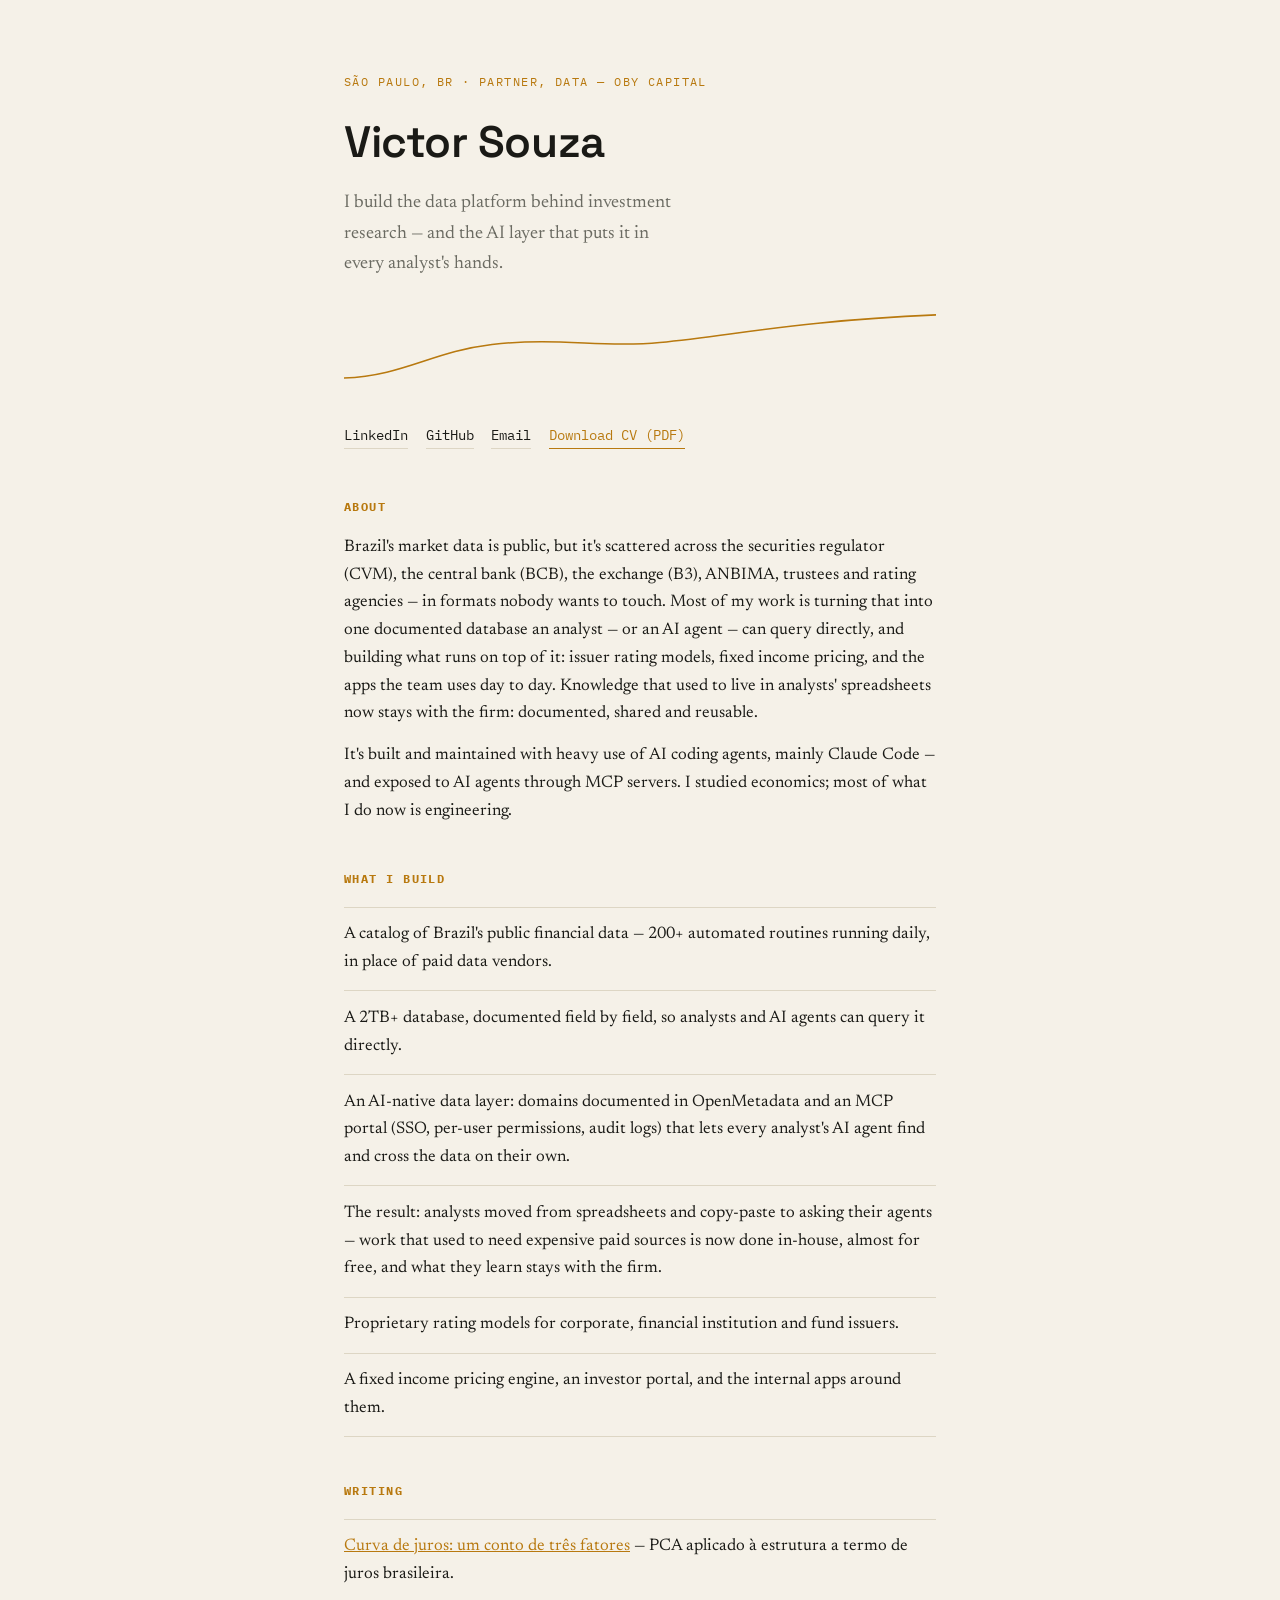
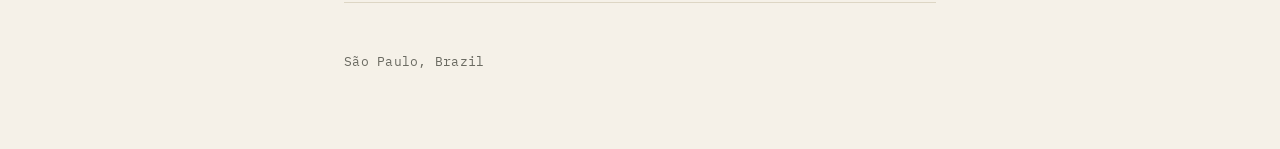
<file: index.html>
<!DOCTYPE html>
<html lang="en">
<head>
<meta charset="UTF-8">
<meta name="viewport" content="width=device-width, initial-scale=1.0">
<title>Victor Souza</title>
<meta name="description" content="Victor Souza — Partner, Data at Oby Capital. Data platform engineering and AI agents for private credit research.">
<link rel="preconnect" href="https://fonts.googleapis.com">
<link rel="preconnect" href="https://fonts.gstatic.com" crossorigin>
<link href="https://fonts.googleapis.com/css2?family=Space+Grotesk:wght@500;600;700&family=Newsreader:ital,opsz,wght@0,6..72,400;0,6..72,500;1,6..72,400&family=IBM+Plex+Mono:wght@400;500&display=swap" rel="stylesheet">
<link rel="stylesheet" href="style.css">
</head>
<body>
  <div class="wrap">
    <header class="hero">
      <p class="eyebrow">São Paulo, BR · Partner, Data — Oby Capital</p>
      <h1>Victor Souza</h1>
      <p class="subtitle">I build the data platform behind investment research — and the AI layer that puts it in every analyst's hands.</p>

      <svg class="curve" viewBox="0 0 600 90" preserveAspectRatio="none" aria-hidden="true">
        <path d="M0,72 C60,70 90,45 150,38 C220,30 260,42 320,36 C400,28 460,14 600,8" />
      </svg>

      <nav class="links">
        <a href="https://www.linkedin.com/in/victorhugow/" target="_blank" rel="noopener">LinkedIn</a>
        <a href="https://github.com/victorhugow" target="_blank" rel="noopener">GitHub</a>
        <a href="mailto:victor.vital.souza@alumni.usp.br">Email</a>
        <a href="/cv/" class="cv-link">Download CV (PDF)</a>
      </nav>
    </header>

    <main>
      <section>
        <h2 class="eyebrow">About</h2>
        <p>
          Brazil's market data is public, but it's scattered across the securities
          regulator (CVM), the central bank (BCB), the exchange (B3), ANBIMA,
          trustees and rating agencies — in formats nobody wants to touch. Most of
          my work is turning that into one documented database an
          analyst — or an AI agent — can query directly, and building what runs on
          top of it: issuer rating models, fixed income
          pricing, and the apps the team uses day to day.
        
          Knowledge that used to live in analysts' spreadsheets now stays with the firm: documented, shared and reusable.
        </p>
        <p>
          It's built and maintained with heavy use of AI coding agents, mainly
          Claude Code — and exposed to AI agents through MCP servers. I studied economics; most of what I do now is engineering.
        </p>
      </section>

      <section>
        <h2 class="eyebrow">What I build</h2>
        <ul class="projects">
          <li>A catalog of Brazil's public financial data — 200+ automated routines running daily, in place of paid data vendors.</li>
          <li>A 2TB+ database, documented field by field, so analysts and AI agents can query it directly.</li>
          <li>An AI-native data layer: domains documented in OpenMetadata and an MCP portal (SSO, per-user permissions, audit logs) that lets every analyst's AI agent find and cross the data on their own.</li>
          <li>The result: analysts moved from spreadsheets and copy-paste to asking their agents — work that used to need expensive paid sources is now done in-house, almost for free, and what they learn stays with the firm.</li>
          <li>Proprietary rating models for corporate, financial institution and fund issuers.</li>
          <li>A fixed income pricing engine, an investor portal, and the internal apps around them.</li>
        </ul>
      </section>

      <section>
        <h2 class="eyebrow">Writing</h2>
        <ul class="projects">
          <li><a href="https://victorhugow.netlify.app/posts/pca-curva-juros/pca-curva-juros" target="_blank" rel="noopener">Curva de juros: um conto de três fatores</a> — PCA aplicado à estrutura a termo de juros brasileira.</li>
        </ul>
      </section>
    </main>

    <footer class="mono">
      <p>São Paulo, Brazil</p>
    </footer>
  </div>

  <!-- Cloudflare Web Analytics -->
  <script type="module" src="https://static.cloudflareinsights.com/beacon.min.js" data-cf-beacon='{"token": "4c73d262ed754c6f8d8b02a80292d9fb"}'></script>
  <!-- End Cloudflare Web Analytics -->
</body>
</html>
</file>
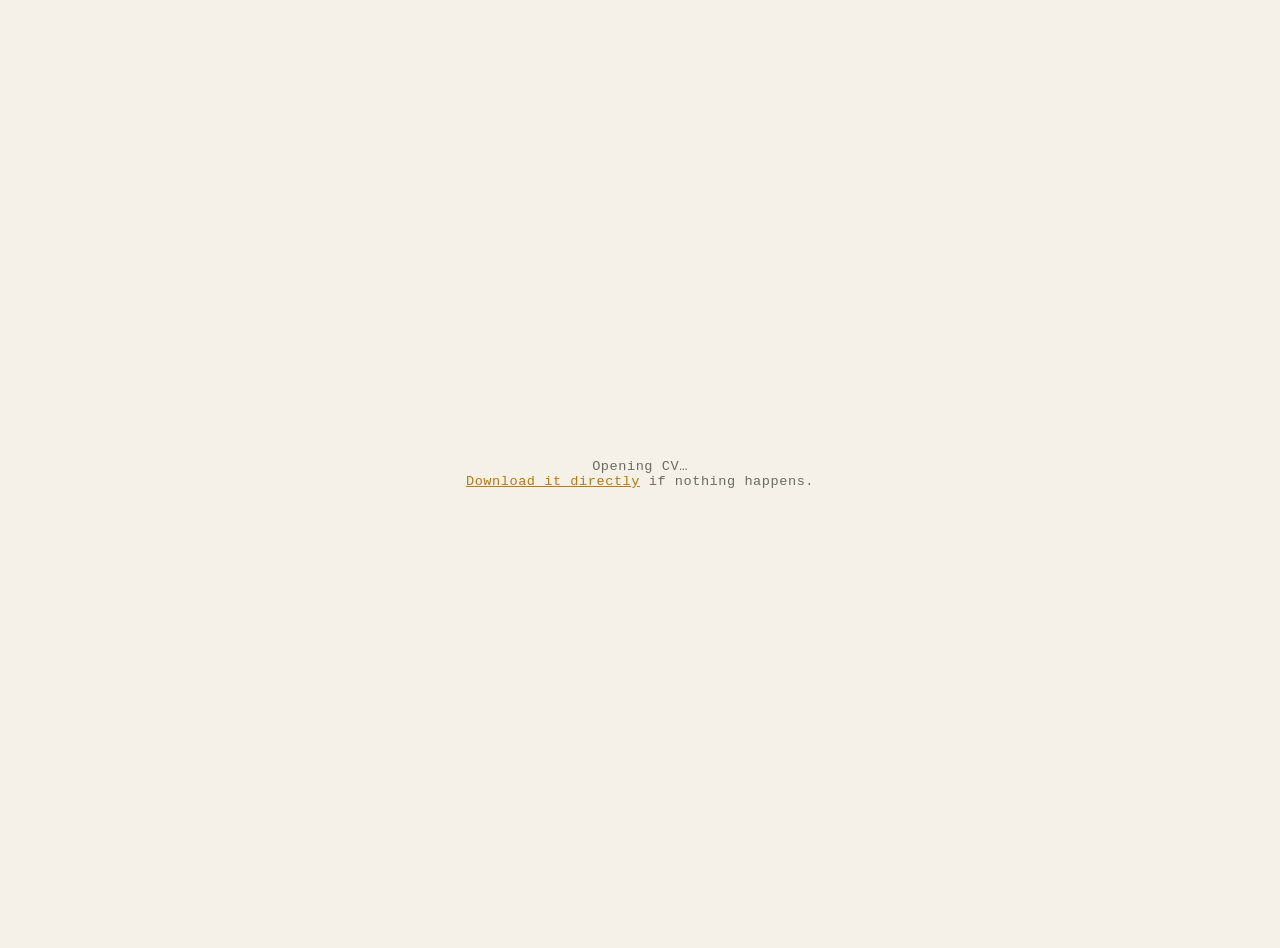
<file: cv/index.html>
<!DOCTYPE html>
<html lang="en">
<head>
<meta charset="UTF-8">
<meta name="viewport" content="width=device-width, initial-scale=1.0">
<meta name="robots" content="noindex">
<title>Victor Souza — CV</title>
<!-- Fallback if JavaScript is blocked -->
<meta http-equiv="refresh" content="3; url=/cv.pdf">
<style>
  :root { --bg: #0e1013; --fg: #e8e6de; --muted: #8b8f98; --accent: #d99a2b; }
  @media (prefers-color-scheme: light) {
    :root { --bg: #f5f1e8; --fg: #1a1a16; --muted: #6b6b62; --accent: #b8790f; }
  }
  html, body { height: 100%; }
  body {
    margin: 0;
    background: var(--bg);
    color: var(--muted);
    font-family: "IBM Plex Mono", ui-monospace, Menlo, Consolas, monospace;
    font-size: 0.85rem;
    letter-spacing: 0.04em;
    display: flex;
    align-items: center;
    justify-content: center;
    text-align: center;
    padding: 1.5rem;
  }
  a { color: var(--accent); }
</style>
</head>
<body>
  <p>
    Opening CV&hellip;<br>
    <a href="/cv.pdf">Download it directly</a> if nothing happens.
  </p>

  <!-- Cloudflare Web Analytics: this pageview is what counts the download -->
  <script type="module" src="https://static.cloudflareinsights.com/beacon.min.js" data-cf-beacon='{"token": "4c73d262ed754c6f8d8b02a80292d9fb"}' onload="beaconReady()"></script>

  <script>
    var done = false;
    function go() {
      if (done) return;
      done = true;
      // replace() so the back button returns to the previous page,
      // instead of landing here and redirecting forward again.
      location.replace('/cv.pdf');
    }
    // Give the beacon a moment to fire once it has loaded...
    function beaconReady() { setTimeout(go, 300); }
    // ...but never wait longer than this, even if the beacon is blocked.
    setTimeout(go, 1500);
  </script>
</body>
</html>
</file>
<file: style.css>
:root {
  --bg: #0e1013;
  --bg-panel: #15181d;
  --fg: #e8e6de;
  --muted: #8b8f98;
  --accent: #d99a2b;
  --border: #22262d;
  --max-width: 640px;
}

@media (prefers-color-scheme: light) {
  :root {
    --bg: #f5f1e8;
    --bg-panel: #ede7d8;
    --fg: #1a1a16;
    --muted: #6b6b62;
    --accent: #b8790f;
    --border: #ddd6c4;
  }
}

* { box-sizing: border-box; }

body {
  margin: 0;
  background: var(--bg);
  color: var(--fg);
  font-family: "Newsreader", Georgia, "Times New Roman", serif;
  font-size: 1.05rem;
  line-height: 1.65;
  -webkit-font-smoothing: antialiased;
}

.wrap {
  max-width: var(--max-width);
  margin: 0 auto;
  padding: 4.5rem 1.5rem 4rem;
}

/* ---- utility / mono ---- */
.mono, .eyebrow, nav.links, .meta, .back {
  font-family: "IBM Plex Mono", ui-monospace, Menlo, Consolas, monospace;
}

.eyebrow {
  font-size: 0.75rem;
  letter-spacing: 0.12em;
  text-transform: uppercase;
  color: var(--accent);
  margin: 0 0 0.9rem;
}

/* ---- hero ---- */
header.hero {
  margin-bottom: 3rem;
}

h1 {
  font-family: "Space Grotesk", ui-sans-serif, system-ui, sans-serif;
  font-size: clamp(2.1rem, 6vw, 2.75rem);
  font-weight: 600;
  letter-spacing: -0.01em;
  margin: 0 0 0.6rem;
}

.subtitle {
  font-size: 1.15rem;
  color: var(--muted);
  margin: 0 0 1.75rem;
  max-width: 34ch;
}

.curve {
  display: block;
  width: 100%;
  height: auto;
  margin: 0 0 1.75rem;
}

.curve path {
  fill: none;
  stroke: var(--accent);
  stroke-width: 1.6;
  stroke-linecap: round;
  stroke-dasharray: 900;
  stroke-dashoffset: 900;
  animation: draw-curve 1.6s cubic-bezier(0.65, 0, 0.35, 1) 0.15s forwards;
}

@keyframes draw-curve {
  to { stroke-dashoffset: 0; }
}

@media (prefers-reduced-motion: reduce) {
  .curve path { animation: none; stroke-dashoffset: 0; }
}

nav.links {
  display: flex;
  flex-wrap: wrap;
  gap: 0.4rem 1.1rem;
  font-size: 0.85rem;
}

nav.links a {
  color: var(--fg);
  text-decoration: none;
  border-bottom: 1px solid var(--border);
  padding-bottom: 1px;
}

nav.links a:hover { border-bottom-color: var(--accent); color: var(--accent); }

nav.links a.cv-link {
  color: var(--accent);
  border-bottom-color: var(--accent);
}

/* ---- sections ---- */
section { margin-bottom: 2.75rem; }

section h2.eyebrow { margin-bottom: 1.1rem; }

section p { margin: 0 0 0.9rem; }

a { color: var(--accent); }

ul.projects {
  margin: 0;
  padding: 0;
  list-style: none;
  border-top: 1px solid var(--border);
}

ul.projects li {
  padding: 0.85rem 0;
  border-bottom: 1px solid var(--border);
}

footer {
  margin-top: 3rem;
  color: var(--muted);
  font-size: 0.8rem;
}

footer.mono { letter-spacing: 0.02em; }

/* ---- article (blog post) ---- */
article { max-width: 720px; }

article h1 { margin-bottom: 0.4rem; }

article h2 {
  font-family: "IBM Plex Mono", ui-monospace, monospace;
  font-size: 0.8rem;
  text-transform: uppercase;
  letter-spacing: 0.1em;
  color: var(--accent);
  border-bottom: 1px solid var(--border);
  padding-bottom: 0.4rem;
  margin: 2.25rem 0 1rem;
}

pre {
  background: var(--bg-panel);
  border: 1px solid var(--border);
  padding: 0.9rem 1rem;
  overflow-x: auto;
  border-radius: 3px;
  font-size: 0.85rem;
  line-height: 1.55;
}

code {
  font-family: "IBM Plex Mono", ui-monospace, Menlo, Consolas, monospace;
}

table {
  border-collapse: collapse;
  width: 100%;
  margin: 1rem 0;
  font-size: 0.85rem;
  font-family: "IBM Plex Mono", ui-monospace, monospace;
}

th, td { border: 1px solid var(--border); padding: 0.4rem 0.6rem; text-align: right; }
th:first-child, td:first-child { text-align: left; }

.back {
  display: inline-block;
  margin-bottom: 2.5rem;
  font-size: 0.8rem;
  color: var(--muted);
  text-decoration: none;
}
.back:hover { color: var(--accent); }
</file>
